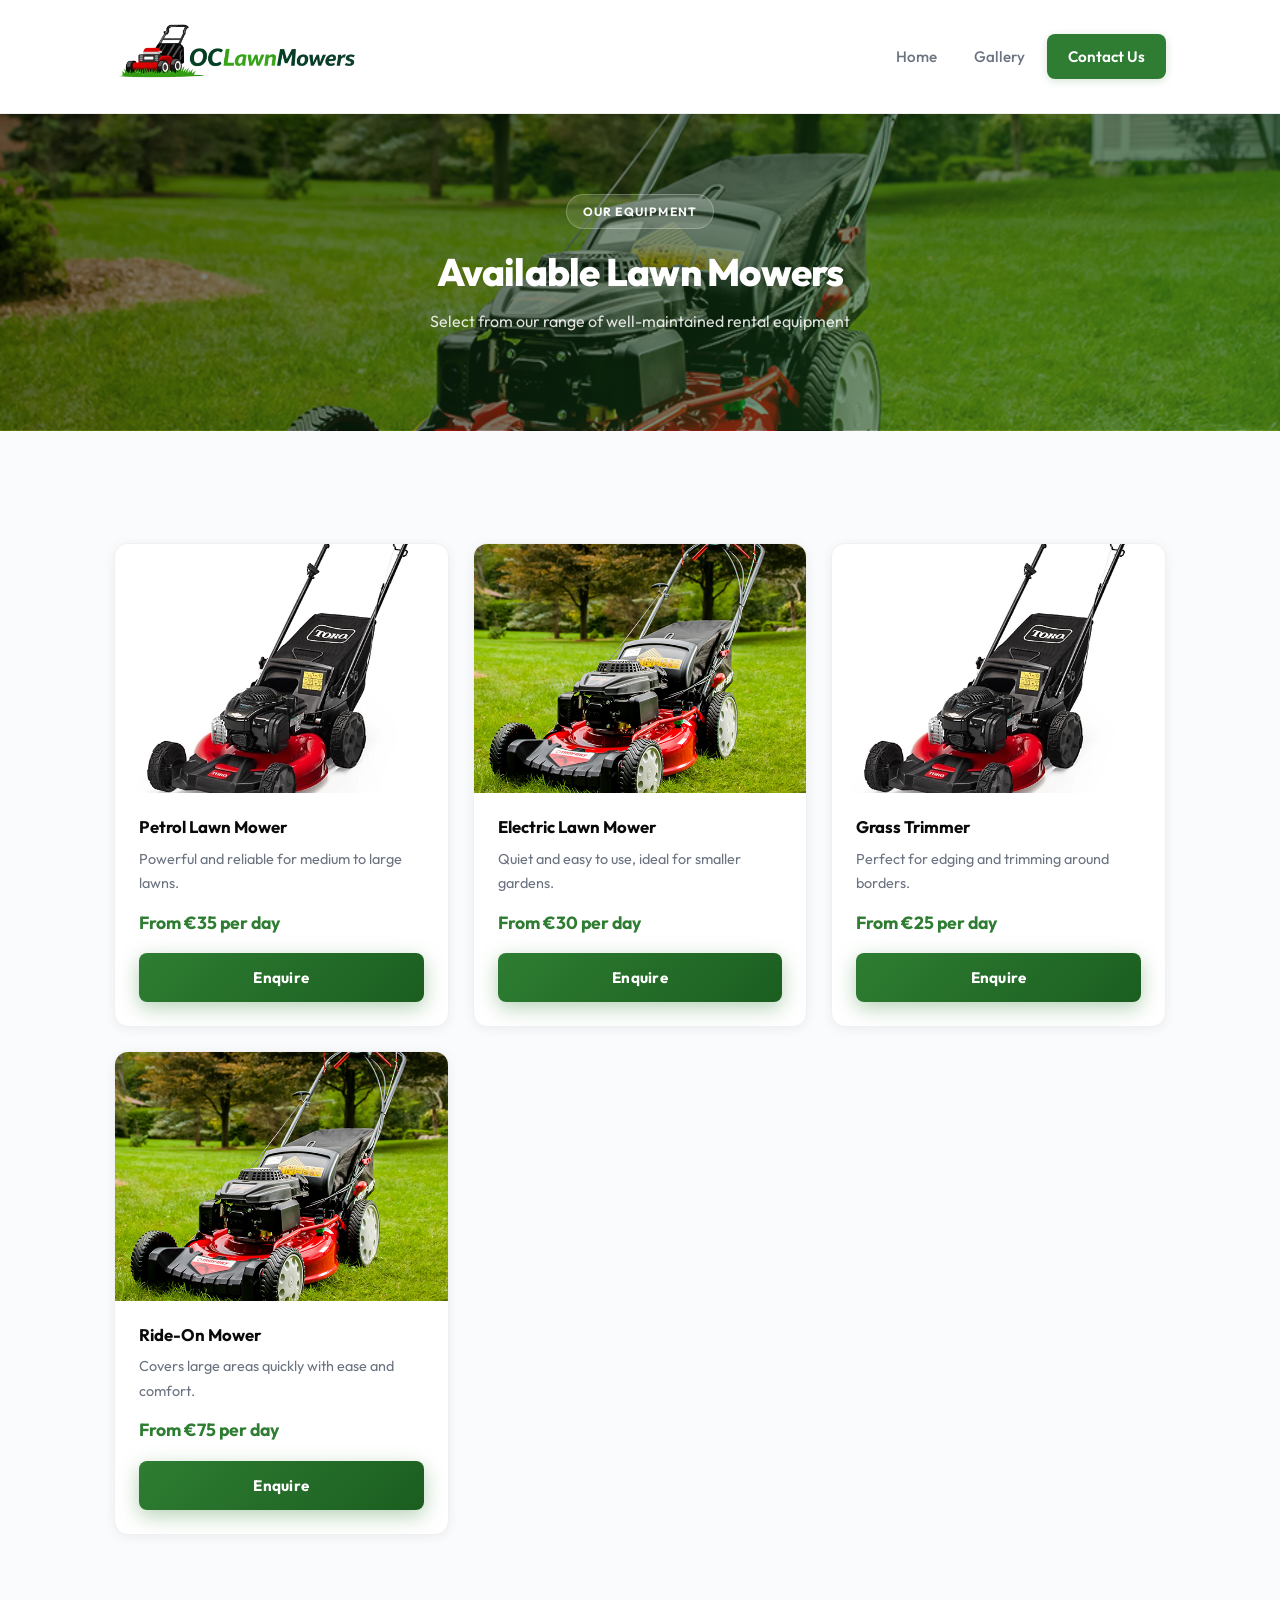
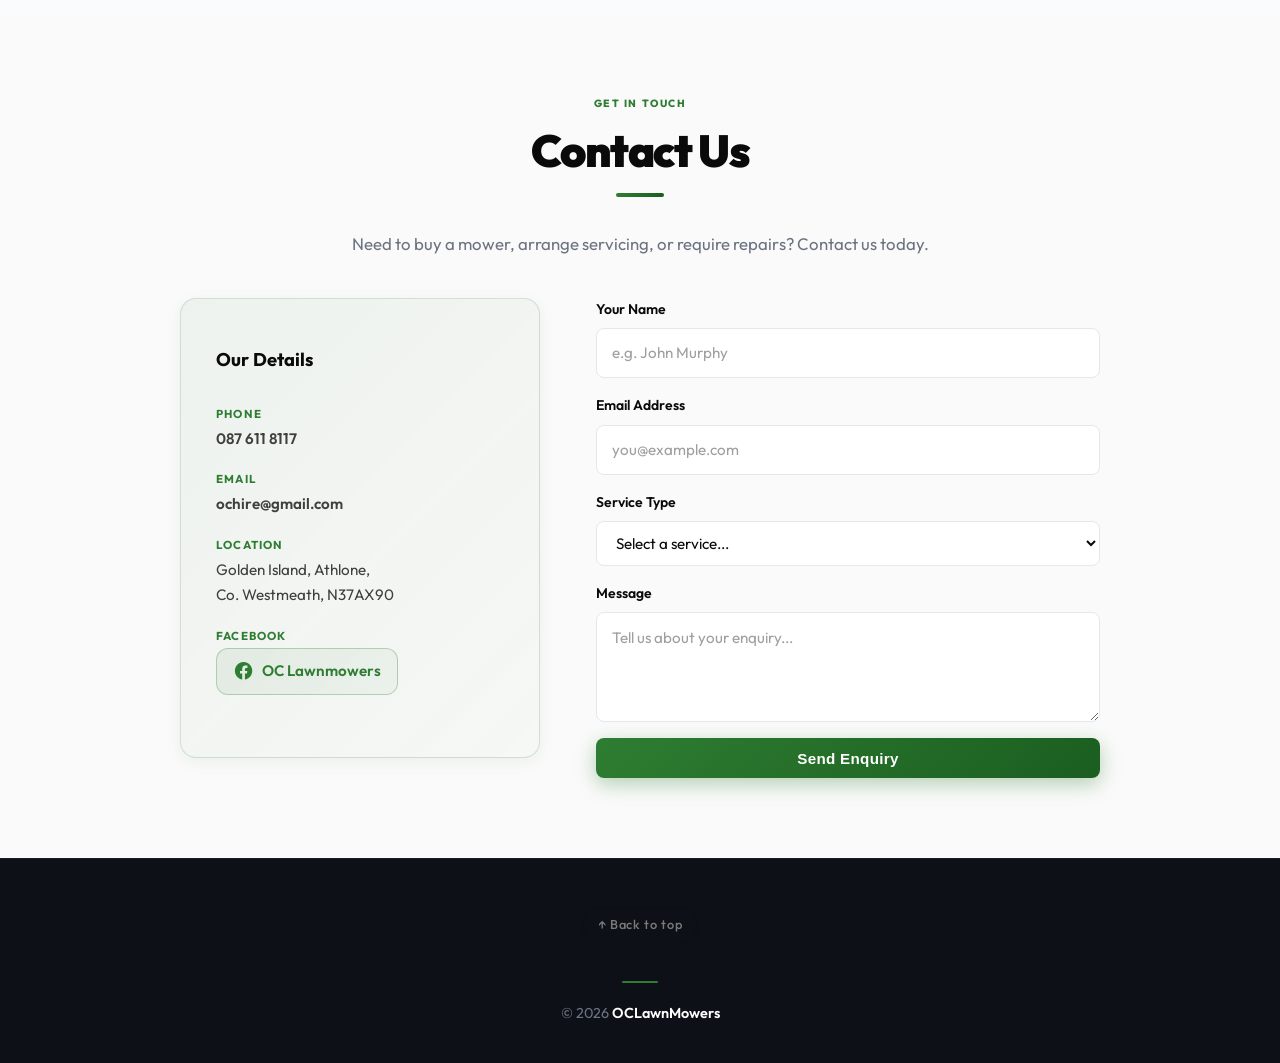
<file: rentals.html>
<!DOCTYPE html>
<html lang="en">
  <head>
    <meta charset="UTF-8" />
    <meta name="viewport" content="width=device-width, initial-scale=1.0" />
    <title>Rentals | OC Lawn Mowers</title>
    <meta name="description" content="Rent professional lawn mowers in Ireland. OC Lawn Mowers offers reliable equipment rentals for all your lawn care needs." />
    <link rel="icon" type="image/png" href="images/logo2.png" />
    <!-- Open Graph / Facebook -->
    <meta property="og:type" content="website" />
    <meta property="og:url" content="https://www.oclawnmowers.com/rentals.html" />
    <meta property="og:title" content="Rentals | OC Lawn Mowers" />
    <meta property="og:description" content="Rent professional lawn mowers in Ireland. OC Lawn Mowers offers reliable equipment rentals for all your lawn care needs." />
    <meta property="og:image" content="https://www.oclawnmowers.com/images/logo2.png" />
    <meta property="og:image:width" content="200" />
    <meta property="og:image:height" content="200" />
    <!-- Twitter -->
    <meta property="twitter:card" content="summary" />
    <meta property="twitter:url" content="https://www.oclawnmowers.com/rentals.html" />
    <meta property="twitter:title" content="Rentals | OC Lawn Mowers" />
    <meta property="twitter:description" content="Rent professional lawn mowers in Ireland. Reliable equipment rentals for all your lawn care needs." />
    <meta property="twitter:image" content="https://www.oclawnmowers.com/images/logo2.png" />
    <!-- Schema.org structured data -->
    <script type="application/ld+json">
    {
      "@context": "https://schema.org",
      "@type": "LocalBusiness",
      "name": "OC Lawn Mowers",
      "image": "https://www.oclawnmowers.com/images/logo2.png",
      "description": "Lawn mower rentals in Ireland",
      "url": "https://www.oclawnmowers.com/rentals.html",
      "address": {
        "@type": "PostalAddress",
        "addressCountry": "IE"
      },
      "areaServed": "IE"
    }
    </script>
    <link rel="preconnect" href="https://fonts.googleapis.com" />
    <link rel="preconnect" href="https://fonts.gstatic.com" crossorigin />
    <link href="https://fonts.googleapis.com/css2?family=Outfit:wght@400;500;600;700;800&display=swap" rel="stylesheet" />
    <link rel="stylesheet" href="style.css" />
    <link rel="stylesheet" href="https://unpkg.com/boxicons@2.1.4/css/boxicons.min.css" />
  </head>
  <body>
    <!-- NAV -->
    <nav class="top-nav">
      <div class="nav-container">
        <div class="logo">
          <a href="index.html"><img src="images/logo.png" alt="OCLawnMowers" /></a>
        </div>
        <div class="nav-links">
          <a href="index.html">Home</a>
          <a href="index.html#gallery">Gallery</a>
          <a href="#contact" class="btn nav-btn">Contact Us</a>
        </div>
        <button class="hamburger" aria-label="Toggle menu">
          <span></span>
          <span></span>
          <span></span>
        </button>
      </div>
    </nav>

    <!-- PAGE HEADER -->
    <section class="page-header">
      <span class="hero-badge">Our Equipment</span>
      <h1>Available Lawn Mowers</h1>
      <p>Select from our range of well-maintained rental equipment</p>
    </section>

    <!-- RENTAL GRID -->
    <section class="section">
      <div class="grid rentals-grid">
        <div class="card rental-card">
          <img src="images/2.jpg" alt="Petrol Lawn Mower" />
          <div class="rental-card-body">
            <h3>Petrol Lawn Mower</h3>
            <p class="rental-card-desc">Powerful and reliable for medium to large lawns.</p>
            <p class="rental-price">From €35 per day</p>
            <a href="#contact" class="btn primary full">Enquire</a>
          </div>
        </div>

        <div class="card rental-card">
          <img src="images/1.jpg" alt="Electric Lawn Mower" />
          <div class="rental-card-body">
            <h3>Electric Lawn Mower</h3>
            <p class="rental-card-desc">Quiet and easy to use, ideal for smaller gardens.</p>
            <p class="rental-price">From €30 per day</p>
            <a href="#contact" class="btn primary full">Enquire</a>
          </div>
        </div>

        <div class="card rental-card">
          <img src="images/2.jpg" alt="Grass Trimmer" />
          <div class="rental-card-body">
            <h3>Grass Trimmer</h3>
            <p class="rental-card-desc">Perfect for edging and trimming around borders.</p>
            <p class="rental-price">From €25 per day</p>
            <a href="#contact" class="btn primary full">Enquire</a>
          </div>
        </div>

        <div class="card rental-card">
          <img src="images/1.jpg" alt="Ride-On Mower" />
          <div class="rental-card-body">
            <h3>Ride-On Mower</h3>
            <p class="rental-card-desc">Covers large areas quickly with ease and comfort.</p>
            <p class="rental-price">From €75 per day</p>
            <a href="#contact" class="btn primary full">Enquire</a>
          </div>
        </div>
      </div>
    </section>

    <!-- CONTACT -->
    <div class="bg-light">
      <section class="section" id="contact">
        <span class="section-label">Get In Touch</span>
        <h2>Contact Us</h2>
        <div class="section-divider"></div>
        <p class="section-text">
          Need to buy a mower, arrange servicing, or require repairs? Contact us today.
        </p>

        <div class="contact-grid">
          <div class="contact-info-block">
            <h3>Our Details</h3>
            <div class="contact-info-item">
              <strong>Phone</strong>
              <span><a href="tel:0876118117" style="color:inherit;text-decoration:none;">087 611 8117</a></span>
            </div>
            <div class="contact-info-item">
              <strong>Email</strong>
              <span><a href="mailto:ochire@gmail.com" style="color:inherit;text-decoration:none;">ochire@gmail.com</a></span>
            </div>
            <div class="contact-info-item">
              <strong>Location</strong>
              <span>Golden Island, Athlone,<br>Co. Westmeath, N37AX90</span>
            </div>
            <div class="contact-info-item">
              <strong>Facebook</strong>
              <span><a href="https://www.facebook.com/p/OC-Lawnmowers-100057313306274/" target="_blank" rel="noopener noreferrer" class="social-link"><i class='bx bxl-facebook-circle'></i> OC Lawnmowers</a></span>
            </div>
          </div>

          <form class="contact-form" action="https://formspree.io/f/mqenpzbr" method="post">
            <div class="form-group">
              <label for="name">Your Name</label>
              <input type="text" id="name" name="name" placeholder="e.g. John Murphy" required />
            </div>
            <div class="form-group">
              <label for="email">Email Address</label>
              <input type="email" id="email" name="email" placeholder="you@example.com" required />
            </div>
            <div class="form-group">
              <label for="service">Service Type</label>
              <select id="service" name="service">
                <option value="">Select a service...</option>
                <option>Equipment Sales</option>
                <option>Professional Servicing</option>
                <option>Repairs</option>
              </select>
            </div>
            <div class="form-group">
              <label for="message">Message</label>
              <textarea id="message" name="message" placeholder="Tell us about your enquiry..."></textarea>
            </div>
            <button type="submit" class="btn primary">Send Enquiry</button>
          </form>
        </div>
      </section>
    </div>

    <!-- FOOTER -->
    <footer class="footer">
      <a href="#" class="footer-top-link">↑ Back to top</a>
      <div class="footer-divider"></div>
      <p>© 2026 <strong>OCLawnMowers</strong></p>
    </footer>

    <script src="script.js"></script>
  </body>
</html>
</file>
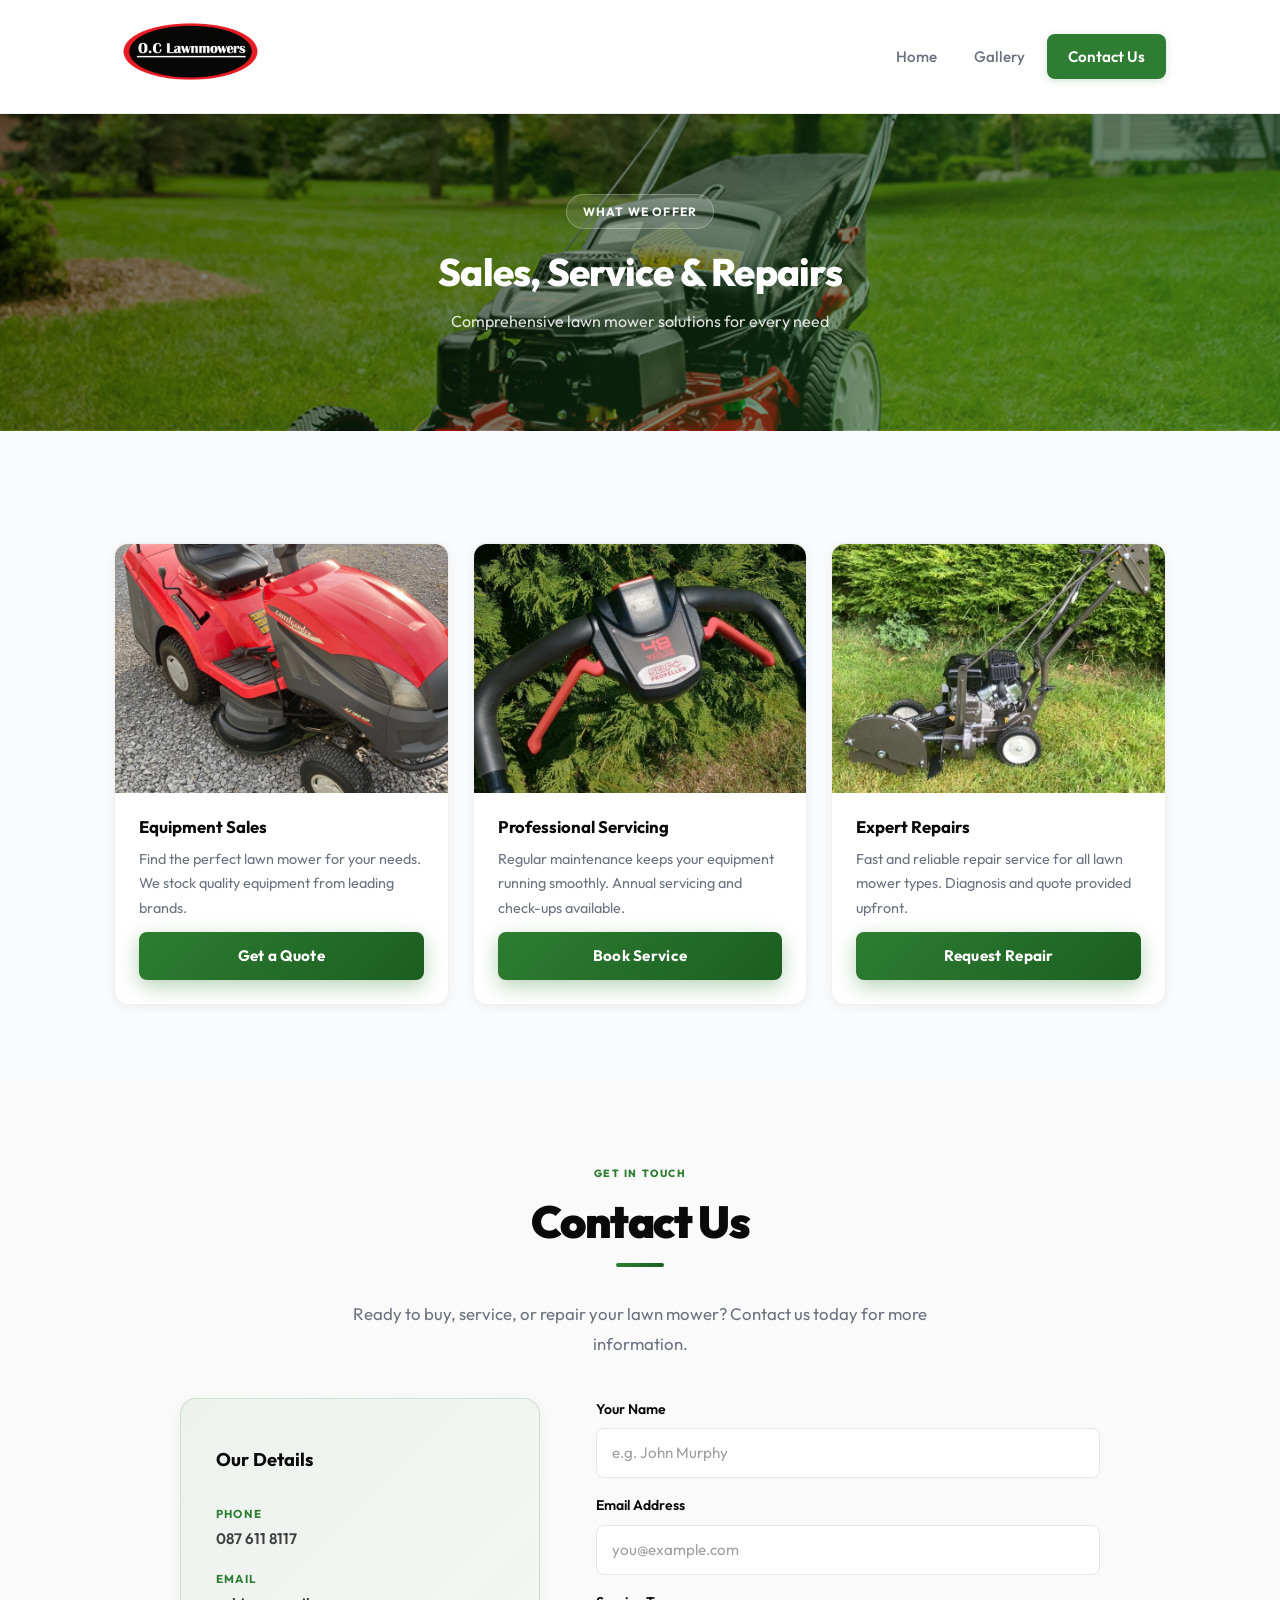
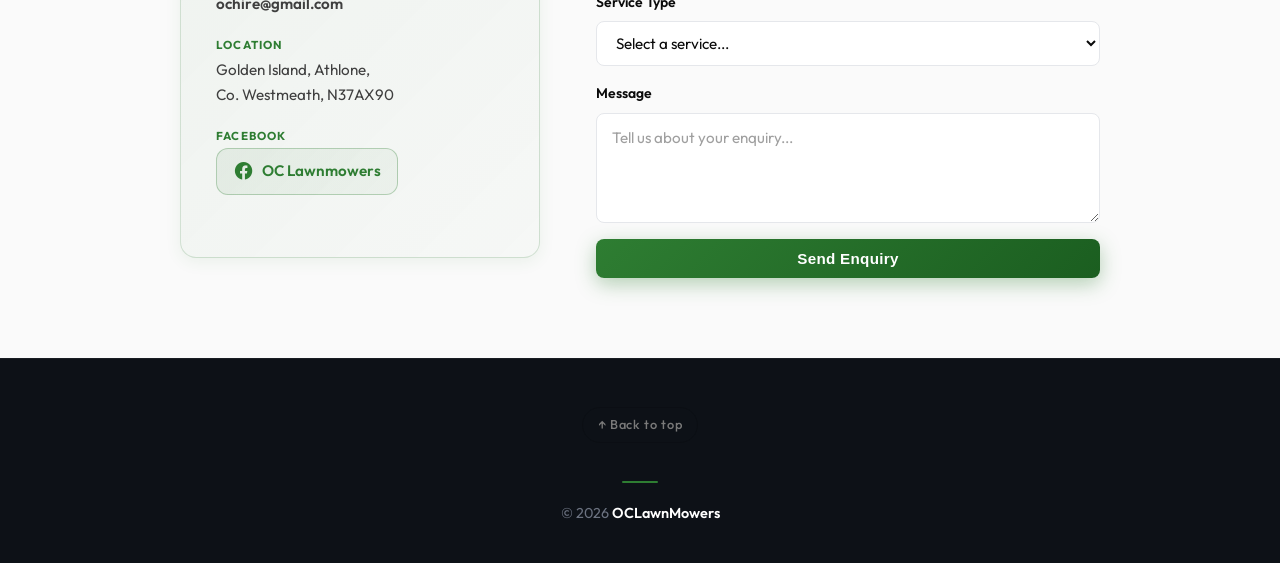
<file: services.html>
<!DOCTYPE html>
<html lang="en">
  <head>
    <meta charset="UTF-8" />
    <meta name="viewport" content="width=device-width, initial-scale=1.0" />
    <title>Services | OC Lawn Mowers</title>
    <meta name="description" content="Professional lawn mower services in Ireland. Sales, maintenance, and expert repairs for all types of lawn mowers." />
    <link rel="icon" type="image/png" href="images/logo2.png" />
    <!-- Open Graph / Facebook -->
    <meta property="og:type" content="website" />
    <meta property="og:url" content="https://www.oclawnmowers.com/services.html" />
    <meta property="og:title" content="Services | OC Lawn Mowers" />
    <meta property="og:description" content="Professional lawn mower services in Ireland. Sales, maintenance, and expert repairs for all types of lawn mowers." />
    <meta property="og:image" content="https://www.oclawnmowers.com/images/logo2.png" />
    <meta property="og:image:width" content="200" />
    <meta property="og:image:height" content="200" />
    <!-- Twitter -->
    <meta property="twitter:card" content="summary" />
    <meta property="twitter:url" content="https://www.oclawnmowers.com/services.html" />
    <meta property="twitter:title" content="Services | OC Lawn Mowers" />
    <meta property="twitter:description" content="Professional lawn mower services in Ireland. Sales, maintenance, and expert repairs." />
    <meta property="twitter:image" content="https://www.oclawnmowers.com/images/logo2.png" />
    <!-- Schema.org structured data -->
    <script type="application/ld+json">
    {
      "@context": "https://schema.org",
      "@type": "LocalBusiness",
      "name": "OC Lawn Mowers",
      "image": "https://www.oclawnmowers.com/images/logo2.png",
      "description": "Professional lawn mower services in Ireland",
      "url": "https://www.oclawnmowers.com/services.html",
      "address": {
        "@type": "PostalAddress",
        "addressCountry": "IE"
      },
      "areaServed": "IE"
    }
    </script>
    <link rel="preconnect" href="https://fonts.googleapis.com" />
    <link rel="preconnect" href="https://fonts.gstatic.com" crossorigin />
    <link href="https://fonts.googleapis.com/css2?family=Outfit:wght@400;500;600;700;800&display=swap" rel="stylesheet" />
    <link rel="stylesheet" href="style.css" />
    <link rel="stylesheet" href="https://unpkg.com/boxicons@2.1.4/css/boxicons.min.css" />
  </head>
  <body>
    <!-- NAV -->
    <nav class="top-nav">
      <div class="nav-container">
        <div class="logo">
          <a href="index.html"><img src="images/logo2.png" alt="OCLawnMowers" /></a>
        </div>
        <div class="nav-links">
          <a href="index.html">Home</a>
          <a href="index.html#gallery">Gallery</a>
          <a href="#contact" class="btn nav-btn">Contact Us</a>
        </div>
        <button class="hamburger" aria-label="Toggle menu">
          <span></span>
          <span></span>
          <span></span>
        </button>
      </div>
    </nav>

    <!-- PAGE HEADER -->
    <section class="page-header">
      <span class="hero-badge">What We Offer</span>
      <h1>Sales, Service & Repairs</h1>
      <p>Comprehensive lawn mower solutions for every need</p>
    </section>

    <!-- SERVICES GRID -->
    <section class="section">
      <div class="grid rentals-grid">
        <div class="card rental-card">
          <img src="images/gallery2.jpg" alt="Equipment Sales" />
          <div class="rental-card-body">
            <h3>Equipment Sales</h3>
            <p class="rental-card-desc">Find the perfect lawn mower for your needs. We stock quality equipment from leading brands.</p>
            <a href="#contact" class="btn primary full">Get a Quote</a>
          </div>
        </div>

        <div class="card rental-card">
          <img src="images/gallery3.jpg" alt="Professional Servicing" />
          <div class="rental-card-body">
            <h3>Professional Servicing</h3>
            <p class="rental-card-desc">Regular maintenance keeps your equipment running smoothly. Annual servicing and check-ups available.</p>
            <a href="#contact" class="btn primary full">Book Service</a>
          </div>
        </div>

        <div class="card rental-card">
          <img src="images/gallery5.jpg" alt="Expert Repairs" />
          <div class="rental-card-body">
            <h3>Expert Repairs</h3>
            <p class="rental-card-desc">Fast and reliable repair service for all lawn mower types. Diagnosis and quote provided upfront.</p>
            <a href="#contact" class="btn primary full">Request Repair</a>
          </div>
        </div>
      </div>
    </section>

    <!-- CONTACT -->
    <div class="bg-light">
      <section class="section" id="contact">
        <span class="section-label">Get In Touch</span>
        <h2>Contact Us</h2>
        <div class="section-divider"></div>
        <p class="section-text">
          Ready to buy, service, or repair your lawn mower? Contact us today for more information.
        </p>

        <div class="contact-grid">
          <div class="contact-info-block">
            <h3>Our Details</h3>
            <div class="contact-info-item">
              <strong>Phone</strong>
              <span><a href="tel:0876118117" style="color:inherit;text-decoration:none;">087 611 8117</a></span>
            </div>
            <div class="contact-info-item">
              <strong>Email</strong>
              <span><a href="mailto:ochire@gmail.com" style="color:inherit;text-decoration:none;">ochire@gmail.com</a></span>
            </div>
            <div class="contact-info-item">
              <strong>Location</strong>
              <span>Golden Island, Athlone,<br>Co. Westmeath, N37AX90</span>
            </div>
            <div class="contact-info-item">
            <strong>Facebook</strong>
            <span><a href="https://www.facebook.com/p/OC-Lawnmowers-100057313306274/" target="_blank" rel="noopener noreferrer" class="social-link"><i class='bx bxl-facebook-circle'></i> OC Lawnmowers</a></span>
          </div>
          </div>

          <form class="contact-form" action="https://formspree.io/f/mqenpzbr" method="post">
            <div class="form-group">
              <label for="name">Your Name</label>
              <input type="text" id="name" name="name" placeholder="e.g. John Murphy" required />
            </div>
            <div class="form-group">
              <label for="email">Email Address</label>
              <input type="email" id="email" name="email" placeholder="you@example.com" required />
            </div>
            <div class="form-group">
              <label for="service">Service Type</label>
              <select id="service" name="service">
                <option value="">Select a service...</option>
                <option>Equipment Sales</option>
                <option>Professional Servicing</option>
                <option>Repairs</option>
              </select>
            </div>
            <div class="form-group">
              <label for="message">Message</label>
              <textarea id="message" name="message" placeholder="Tell us about your enquiry..."></textarea>
            </div>
            <button type="submit" class="btn primary">Send Enquiry</button>
          </form>
        </div>
      </section>
    </div>

    <!-- FOOTER -->
    <footer class="footer">
      <a href="#" class="footer-top-link">↑ Back to top</a>
      <div class="footer-divider"></div>
      <p>© 2026 <strong>OCLawnMowers</strong></p>
    </footer>

    <script src="script.js"></script>
  </body>
</html>
</file>
<file: style.css>
/* =========================
   RESET & BASE
========================= */
* {
  margin: 0;
  padding: 0;
  box-sizing: border-box;
}

html {
  scroll-behavior: smooth;
}

body {
  font-family: 'Outfit', -apple-system, BlinkMacSystemFont, 'Segoe UI', Roboto, sans-serif;
  color: #1a1a1a;
  line-height: 1.7;
  background: #fafbfc;
  -webkit-font-smoothing: antialiased;
  -moz-osx-font-smoothing: grayscale;
}

/* =========================
   VARIABLES
========================= */
:root {
  --green: #2e7d32;
  --green-dark: #1b5e20;
  --green-light: #f0f7f0;
  --dark: #0a0a0a;
  --body: #3f3f3f;
  --gray: #6b7280;
  --light: #fafafa;
  --border: #e5e7eb;
  --radius: 12px;
  --shadow: 0 2px 8px rgba(0, 0, 0, 0.05);
  --shadow-lg: 0 8px 16px rgba(0, 0, 0, 0.08);
}

/* =========================
   NAVIGATION
========================= */
.top-nav {
  background: rgba(255, 255, 255, 0.97);
  backdrop-filter: blur(12px);
  -webkit-backdrop-filter: blur(12px);
  border-bottom: 1px solid rgba(0, 0, 0, 0.06);
  position: sticky;
  top: 0;
  z-index: 100;
  box-shadow: 0 2px 8px rgba(0, 0, 0, 0.04);
}

.nav-container {
  max-width: 1100px;
  margin: auto;
  padding: 1rem 1.5rem;
  display: flex;
  justify-content: space-between;
  align-items: center;
  position: relative;
}

.logo {
  font-size: 1.15rem;
  font-weight: 800;
  color: var(--dark);
  letter-spacing: -0.5px;
}

.logo img {
  height: 72px;
  width: auto;
}

.nav-links {
  display: flex;
  align-items: center;
  gap: 0.5rem;
}

.nav-links a {
  text-decoration: none;
  color: var(--gray);
  font-weight: 500;
  font-size: 0.95rem;
  padding: 0.5rem 0.9rem;
  border-radius: 6px;
  transition: color 0.2s, background 0.2s;
}

.nav-links a:not(.nav-btn):hover {
  color: var(--dark);
  background: var(--light);
}

.nav-links a.nav-btn {
  color: #ffffff;
  background: var(--green);
  padding: 0.6rem 1.3rem;
  border-radius: 8px;
  font-weight: 600;
  box-shadow: 0 2px 8px rgba(46, 125, 50, 0.2);
}

.nav-links a.nav-btn:hover {
  background: var(--green-dark);
  color: #ffffff;
  transform: translateY(-1px);
  box-shadow: 0 4px 12px rgba(46, 125, 50, 0.25);
}

/* =========================
   BUTTONS
========================= */
.btn {
  padding: 0.7rem 1.5rem;
  border-radius: 8px;
  font-weight: 600;
  font-size: 0.95rem;
  text-decoration: none;
  display: inline-block;
  border: none;
  cursor: pointer;
  transition: all 0.2s ease;
}

.btn.primary {
  background: linear-gradient(135deg, var(--green), var(--green-dark));
  color: #ffffff;
  box-shadow: 0 6px 20px rgba(46, 125, 50, 0.35);
  font-weight: 700;
  letter-spacing: 0.3px;
}

.btn.secondary {
  background: transparent;
  color: #ffffff;
  border: 2px solid rgba(255, 255, 255, 0.8);
  backdrop-filter: blur(4px);
}

.nav-btn {
  background: var(--green);
  color: #ffffff;
}

.btn.primary:hover,
.nav-btn:hover {
  background: linear-gradient(135deg, #388e3c, var(--green-dark));
  transform: translateY(-2px);
  box-shadow: 0 8px 28px rgba(46, 125, 50, 0.4);
}

.btn.secondary:hover {
  background: rgba(255, 255, 255, 0.15);
  border-color: #ffffff;
  transform: translateY(-1px);
}

/* =========================
   HERO
========================= */
.hero {
  background-color: #1b5e20;
  background-image: linear-gradient(135deg, rgba(0, 0, 0, 0.5) 0%, rgba(27, 94, 32, 0.6) 100%),
    url("./images/1.jpg");
  background-size: cover;
  background-position: center;
  background-repeat: no-repeat;
  color: white;
  padding: 8rem 1.5rem 9rem;
  position: relative;
  min-height: 500px;
}

.hero-content {
  max-width: 760px;
  margin: auto;
  text-align: center;
  position: relative;
  z-index: 2;
}

.hero-badge {
  display: inline-block;
  background: rgba(255, 255, 255, 0.12);
  border: 1px solid rgba(255, 255, 255, 0.25);
  color: rgba(255, 255, 255, 0.95) !important;
  font-size: 0.75rem;
  font-weight: 700;
  letter-spacing: 0.1em;
  text-transform: uppercase;
  padding: 0.4rem 1rem;
  border-radius: 100px;
  margin-bottom: 1.5rem;
}

.hero h1 {
  font-size: 3.5rem;
  font-weight: 900;
  line-height: 1.15;
  margin-bottom: 1.5rem;
  letter-spacing: -0.035em;
  color: #ffffff !important;
}

.hero p {
  font-size: 1.2rem;
  margin-bottom: 2.5rem;
  color: rgba(255, 255, 255, 0.9) !important;
  max-width: 580px;
  margin-left: auto;
  margin-right: auto;
  font-weight: 400;
  line-height: 1.8;
}

.hero-actions {
  display: flex;
  justify-content: center;
  gap: 1rem;
  flex-wrap: wrap;
}

/* =========================
   SECTIONS
========================= */
.section {
  padding: 5rem 1.5rem;
  max-width: 1100px;
  margin: auto;
}

.section h2 {
  text-align: center;
  font-size: 2.8rem;
  font-weight: 900;
  color: var(--dark);
  margin-bottom: 0.5rem;
  letter-spacing: -0.035em;
  line-height: 1.15;
}

.section-label {
  display: block;
  text-align: center;
  font-size: 0.65rem;
  font-weight: 800;
  letter-spacing: 0.15em;
  text-transform: uppercase;
  color: var(--green);
  margin-bottom: 0.8rem;
}

.section-divider {
  width: 48px;
  height: 4px;
  background: linear-gradient(90deg, var(--green), var(--green-dark));
  border-radius: 2px;
  margin: 1rem auto 2rem;
}

.section-text {
  max-width: 620px;
  margin: 0 auto;
  text-align: center;
  color: var(--gray);
  font-size: 1.05rem;
  line-height: 1.75;
}

/* =========================
   ABOUT SECTION
========================= */
.about-inner {
  display: grid;
  grid-template-columns: 1fr 1fr;
  gap: 5rem;
  align-items: center;
  margin-top: 3.5rem;
}

.about-text p {
  color: #555;
  font-size: 1.1rem;
  margin-bottom: 1.5rem;
  line-height: 1.85;
  font-weight: 400;
}

.about-image img {
  width: 100%;
  border-radius: 18px;
  display: block;
  box-shadow: 0 20px 50px rgba(0, 0, 0, 0.15);
  aspect-ratio: 4 / 3;
  object-fit: cover;
  border: 1px solid rgba(46, 125, 50, 0.12);
  transition: all 0.4s ease;
}

.about-image:hover img {
  transform: scale(1.01);
  box-shadow: 0 20px 50px rgba(46, 125, 50, 0.15);
}

/* =========================
   GRID & CARDS
========================= */
.grid {
  display: grid;
  grid-template-columns: repeat(auto-fit, minmax(240px, 1fr));
  gap: 1.5rem;
  margin-top: 2rem;
}

.card {
  background: #ffffff;
  padding: 2rem;
  border-radius: 14px;
  box-shadow: 0 2px 12px rgba(0, 0, 0, 0.06);
  border: 1px solid #f0f0f0;
  transition: all 0.3s ease;
}

.card:hover {
  transform: translateY(-2px);
  box-shadow: 0 8px 24px rgba(0, 0, 0, 0.12);
  border-color: rgba(46, 125, 50, 0.15);
}

.card h3 {
  margin-bottom: 0.75rem;
  color: var(--dark);
  font-weight: 700;
  font-size: 1.1rem;
}

/* =========================
   WHY CHOOSE CARDS
========================= */
.why-grid {
  display: grid;
  grid-template-columns: repeat(4, 1fr);
  gap: 1.5rem;
  margin-top: 2.5rem;
}

.why-card {
  text-align: center;
  padding: 2.5rem 2rem;
  background: #ffffff;
  border: 1.5px solid #f0f0f0;
  border-radius: 14px;
  box-shadow: 0 2px 12px rgba(0, 0, 0, 0.05);
  transition: all 0.3s ease;
}

.why-icon-wrap {
  width: 80px;
  height: 80px;
  background: linear-gradient(135deg, rgba(46, 125, 50, 0.08), rgba(46, 125, 50, 0.04));
  border: 2px solid rgba(46, 125, 50, 0.2);
  border-radius: 16px;
  display: flex;
  align-items: center;
  justify-content: center;
  margin: 0 auto 1.5rem;
  transition: all 0.3s ease;
}

.why-card i {
  font-size: 2rem;
  color: var(--green);
  line-height: 1;
}

.why-card p {
  font-weight: 600;
  color: var(--dark);
  font-size: 1rem;
  line-height: 1.5;
}

.why-card:hover {
  transform: translateY(-6px);
  box-shadow: 0 16px 40px rgba(46, 125, 50, 0.2);
  border-color: rgba(46, 125, 50, 0.3);
}

.why-card:hover .why-icon-wrap {
  background: linear-gradient(135deg, rgba(46, 125, 50, 0.2), rgba(46, 125, 50, 0.1));
  border-color: var(--green);
  transform: scale(1.12) rotate(2deg);
}

/* =========================
   GOOGLE REVIEWS
========================= */
.reviews-section {
  padding-top: 1rem;
}

.reviews-summary {
  margin-top: 2.2rem;
  display: grid;
  grid-template-columns: auto 1fr auto;
  align-items: center;
  gap: 1.25rem;
  border: 1.5px solid rgba(46, 125, 50, 0.16);
  background: linear-gradient(135deg, rgba(46, 125, 50, 0.06), rgba(255, 255, 255, 0.95));
}

.reviews-summary-stars,
.review-stars {
  display: inline-flex;
  align-items: center;
  gap: 0.18rem;
}

.reviews-summary-stars i,
.review-stars i {
  color: #f59e0b;
  font-size: 1.1rem;
}

.reviews-summary-meta {
  display: flex;
  flex-direction: column;
  gap: 0.1rem;
}

.reviews-summary-meta strong {
  color: var(--dark);
  font-size: 1.05rem;
  letter-spacing: -0.01em;
}

.reviews-summary-meta span {
  color: var(--gray);
  font-size: 0.92rem;
}

.reviews-summary-actions {
  display: flex;
  gap: 0.7rem;
}

.btn.secondary.review-secondary-btn {
  color: var(--green) !important;
  border: 1.5px solid rgba(46, 125, 50, 0.34);
  background: #ffffff;
  backdrop-filter: none;
  box-shadow: none;
}

.btn.secondary.review-secondary-btn:hover {
  background: var(--green-light);
  border-color: rgba(46, 125, 50, 0.72);
  color: var(--green-dark) !important;
  transform: translateY(-1px);
}

.btn.secondary.review-secondary-btn:focus-visible {
  outline: 2px solid rgba(46, 125, 50, 0.24);
  outline-offset: 2px;
}

.reviews-grid {
  display: grid;
  grid-template-columns: repeat(3, minmax(0, 1fr));
  gap: 1.2rem;
  margin-top: 1.2rem;
}

.review-card {
  padding: 1.4rem 1.3rem 1.2rem;
  border: 1px solid rgba(46, 125, 50, 0.1);
}

.review-text {
  margin-top: 0.65rem;
  color: var(--body);
  font-size: 0.98rem;
  line-height: 1.75;
}

.review-author {
  margin-top: 0.75rem;
  color: var(--dark);
  font-size: 0.88rem;
  font-weight: 700;
  letter-spacing: 0.01em;
}

/* =========================
   GALLERY
========================= */
.gallery-grid {
  display: grid;
  grid-template-columns: repeat(auto-fit, minmax(180px, 1fr));
  gap: 1rem;
  margin-top: 2rem;
}

.gallery-item {
  margin: 0;
  border-radius: 16px;
  overflow: hidden;
  background: #ffffff;
  border: 1px solid rgba(46, 125, 50, 0.08);
  box-shadow: 0 6px 20px rgba(0, 0, 0, 0.06);
  aspect-ratio: 1 / 1;
}

.gallery-item {
  cursor: zoom-in;
}

.gallery-item img {
  width: 100%;
  height: 100%;
  object-fit: cover;
  display: block;
  transition: transform 0.35s ease, filter 0.35s ease;
}

.gallery-item:hover img {
  transform: scale(1.05);
  filter: saturate(1.05) contrast(1.02);
}

.lightbox {
  position: fixed;
  inset: 0;
  background: rgba(10, 10, 10, 0.9);
  display: flex;
  align-items: center;
  justify-content: center;
  padding: 1.5rem;
  opacity: 0;
  visibility: hidden;
  pointer-events: none;
  transition: opacity 0.25s ease, visibility 0.25s ease;
  z-index: 500;
}

.lightbox.open {
  opacity: 1;
  visibility: visible;
  pointer-events: auto;
}

.lightbox-image {
  max-width: min(1100px, 95vw);
  max-height: 90vh;
  width: auto;
  height: auto;
  border-radius: 18px;
  box-shadow: 0 24px 80px rgba(0, 0, 0, 0.4);
  transform: scale(0.96);
  transition: transform 0.25s ease;
}

.lightbox.open .lightbox-image {
  transform: scale(1);
}

.lightbox-close {
  position: absolute;
  top: 1rem;
  right: 1rem;
  width: 44px;
  height: 44px;
  border-radius: 999px;
  border: 1px solid rgba(255, 255, 255, 0.2);
  background: rgba(255, 255, 255, 0.1);
  color: #ffffff;
  font-size: 2rem;
  line-height: 1;
  cursor: pointer;
  transition: all 0.2s ease;
}

.lightbox-close:hover {
  background: rgba(255, 255, 255, 0.18);
}

/* =========================
   FEATURES LIST
========================= */
.features {
  max-width: 600px;
  margin: auto;
  list-style: none;
}

.features li {
  text-align: center;
  padding: 0.5rem 0;
}

/* =========================
   CONTACT
========================= */
.contact {
  text-align: center;
  color: var(--gray);
}

.contact p {
  margin-bottom: 0.5rem;
}

/* =========================
   FOOTER
========================= */
.footer {
  background: var(--dark);
  color: #a0a0a0;
  text-align: center;
  padding: 4rem 1.5rem 2.5rem;
  font-size: 0.9rem;
  border-top: 1px solid rgba(255, 255, 255, 0.05);
}

.footer strong {
  color: #e8e8e8;
  font-weight: 600;
}

.footer p {
  margin-bottom: 0.5rem;
  line-height: 1.7;
}

.footer-divider {
  width: 40px;
  height: 2px;
  background: linear-gradient(90deg, var(--green), var(--green-dark));
  border-radius: 2px;
  margin: 1.5rem auto;
}

/* =========================
   RENTALS PAGE
========================= */
.page-header {
  text-align: center;
  padding: 5.5rem 1.5rem;
  background: linear-gradient(135deg, rgba(0, 0, 0, 0.65) 0%, rgba(27, 94, 32, 0.52) 100%),
    url("images/gallery23.jpg") center / cover no-repeat;
  color: #ffffff;
}

.page-header .hero-badge {
  margin-bottom: 1.1rem;
}

.page-header h1 {
  font-size: 2.6rem;
  font-weight: 800;
  margin-bottom: 0.65rem;
  color: #ffffff;
  letter-spacing: -0.025em;
}

.page-header p {
  color: rgba(255, 255, 255, 0.8);
  font-size: 1.05rem;
}

.filter-bar {
  display: flex;
  justify-content: center;
  gap: 0.6rem;
  padding: 2rem 1.5rem;
  flex-wrap: wrap;
}

.filter-bar button {
  padding: 0.45rem 1.1rem;
  border: 1.5px solid var(--border);
  background: #ffffff;
  border-radius: 100px;
  font-weight: 600;
  font-size: 0.875rem;
  cursor: pointer;
  color: var(--gray);
  transition: all 0.2s;
  font-family: inherit;
}

.filter-bar button:hover {
  border-color: var(--green);
  color: var(--green);
  background: var(--green-light);
}

.rentals-grid {
  grid-template-columns: repeat(auto-fill, minmax(260px, 1fr));
}

.rental-card {
  display: flex;
  flex-direction: column;
  padding: 0;
  overflow: hidden;
  transition: transform 0.25s ease, box-shadow 0.25s ease;
}

.rental-card:hover {
  transform: translateY(-5px);
  box-shadow: var(--shadow-lg);
}

.rental-card img {
  width: 100%;
  aspect-ratio: 4 / 3;
  object-fit: cover;
  display: block;
}

.rental-card-body {
  padding: 1.25rem 1.5rem 1.5rem;
  display: flex;
  flex-direction: column;
  flex: 1;
}

.rental-card h3 {
  font-size: 1.05rem;
  margin-bottom: 0.3rem;
}

.rental-card-desc {
  color: var(--gray);
  font-size: 0.9rem;
  margin-bottom: 0.75rem;
  flex: 1;
}

.rental-price {
  font-weight: 700;
  font-size: 1.1rem;
  color: var(--green);
  margin-bottom: 1rem;
}

.btn.full {
  width: 100%;
  text-align: center;
}

/* =========================
   BACKGROUND WRAPPERS
========================= */
.bg-light {
  background: var(--light);
}

/* =========================
   CONTACT FORM
========================= */
.contact-grid {
  display: grid;
  grid-template-columns: 1fr 1.4fr;
  gap: 3.5rem;
  max-width: 920px;
  margin: 2.5rem auto 0;
  text-align: left;
  align-items: start;
}

.contact-info-block {
  background: linear-gradient(135deg, rgba(46, 125, 50, 0.06), rgba(46, 125, 50, 0.02));
  border-radius: 16px;
  padding: 2.8rem 2.2rem;
  border: 1.5px solid rgba(46, 125, 50, 0.18);
  box-shadow: 0 4px 16px rgba(46, 125, 50, 0.08);
}

.contact-info-block h3 {
  color: var(--dark);
  font-size: 1.15rem;
  font-weight: 700;
  margin-bottom: 1.8rem;
}

.contact-info-item {
  display: flex;
  flex-direction: column;
  margin-bottom: 1.1rem;
}

.contact-info-item strong {
  font-size: 0.72rem;
  text-transform: uppercase;
  letter-spacing: 0.1em;
  color: var(--green);
  font-weight: 700;
  margin-bottom: 0.15rem;
}

.contact-info-item span {
  color: var(--body);
  font-size: 0.95rem;
}

.contact-info-item a {
  color: var(--green);
  text-decoration: underline;
  font-weight: 600;
  transition: all 0.2s ease;
}

.contact-info-item a:hover {
  color: var(--green-dark);
  text-decoration-thickness: 2px;
}

.social-link {
  display: inline-flex;
  align-items: center;
  gap: 0.5rem;
  padding: 0.6rem 1rem;
  background: linear-gradient(135deg, rgba(46, 125, 50, 0.08), rgba(46, 125, 50, 0.04));
  border: 1.5px solid rgba(46, 125, 50, 0.3);
  border-radius: 12px;
  color: var(--green) !important;
  text-decoration: none !important;
  font-weight: 600;
  transition: all 0.3s ease;
}

.social-link i {
  font-size: 1.3rem;
  color: var(--green);
}

.social-link:hover {
  background: linear-gradient(135deg, rgba(46, 125, 50, 0.15), rgba(46, 125, 50, 0.08));
  border-color: var(--green);
  color: var(--green-dark) !important;
  transform: translateY(-2px);
  box-shadow: 0 4px 12px rgba(46, 125, 50, 0.2);
}

.contact-form {
  display: flex;
  flex-direction: column;
  gap: 1rem;
}

.form-group {
  display: flex;
  flex-direction: column;
  gap: 0.4rem;
}

.form-group label {
  font-weight: 600;
  font-size: 0.875rem;
  color: var(--dark);
}

.form-group input,
.form-group textarea,
.form-group select {
  padding: 0.7rem 0.95rem;
  border: 1.5px solid var(--border);
  border-radius: 8px;
  font: inherit;
  font-size: 0.95rem;
  outline: none;
  transition: border-color 0.2s, box-shadow 0.2s;
  background: #fff;
  color: var(--dark);
}

.form-group input::placeholder,
.form-group textarea::placeholder {
  color: rgba(63, 63, 63, 0.5);
}

.form-group input:focus,
.form-group textarea:focus,
.form-group select:focus {
  border-color: var(--green);
  box-shadow: 0 0 0 3px rgba(46, 125, 50, 0.1);
}

.form-group textarea {
  resize: vertical;
  min-height: 110px;
}

@media (max-width: 768px) {
  .contact-grid {
    grid-template-columns: 1fr;
    gap: 2rem;
  }
}

/* =========================
   HAMBURGER MENU
========================= */
.hamburger {
  display: none;
  flex-direction: column;
  justify-content: center;
  gap: 5px;
  cursor: pointer;
  background: none;
  border: none;
  padding: 0.5rem;
  transition: all 0.2s ease;
}

.hamburger span {
  display: block;
  width: 24px;
  height: 2.5px;
  background: var(--dark);
  border-radius: 2px;
  transition: all 0.3s ease;
}

.hamburger.open span:nth-child(1) {
  transform: translateY(8px) rotate(45deg);
}

.hamburger.open span:nth-child(2) {
  opacity: 0;
  transform: translateX(-8px);
}

.hamburger.open span:nth-child(3) {
  transform: translateY(-8px) rotate(-45deg);
}

/* =========================
   FOOTER
========================= */
.footer {
  background: #0d1117;
  color: #6b7280;
  text-align: center;
  padding: 3rem 1.5rem 2rem;
  font-size: 0.9rem;
}

.footer strong {
  color: #ffffff;
}

.footer p {
  margin-bottom: 0.4rem;
}

.footer-divider {
  width: 36px;
  height: 2px;
  background: var(--green);
  border-radius: 2px;
  margin: 1.1rem auto;
}

.footer-top-link {
  display: inline-block;
  margin-bottom: 1.25rem;
  color: #7a7a7a;
  text-decoration: none;
  font-size: 0.8rem;
  transition: all 0.2s ease;
  border: 1px solid rgba(0, 0, 0, 0.15);
  padding: 0.4rem 0.9rem;
  border-radius: 100px;
  letter-spacing: 0.05em;
  font-weight: 500;
}

.footer-top-link:hover {
  color: #ffffff;
  border-color: var(--green);
  background: var(--green);
}

/* =========================
   PAGE HEADER (Rentals/Services)
========================= */
.page-header {
  text-align: center;
  padding: 5rem 1.5rem 6rem;
  background-color: #1b5e20;
  background-image: linear-gradient(135deg, rgba(0, 0, 0, 0.5) 0%, rgba(27, 94, 32, 0.6) 100%),
    url("./images/1.jpg");
  background-size: cover;
  background-position: center;
  background-repeat: no-repeat;
  color: #ffffff;
  position: relative;
}

.page-header .hero-badge {
  margin-bottom: 1.2rem;
}

.page-header h1 {
  font-size: 2.4rem;
  font-weight: 800;
  margin-bottom: 0.8rem;
  color: #ffffff;
  letter-spacing: -0.02em;
  line-height: 1.2;
}

.page-header p {
  color: rgba(255, 255, 255, 0.85);
  font-size: 1rem;
}

/* =========================
   RESPONSIVE
========================= */
@media (max-width: 900px) {
  .about-inner {
    grid-template-columns: 1fr;
    gap: 2.5rem;
  }

  .about-image {
    order: -1;
  }

  .gallery-grid {
    grid-template-columns: repeat(3, minmax(0, 1fr));
  }
}

@media (max-width: 768px) {
  .hero {
    padding: 5rem 1.25rem 5.5rem;
  }

  .hero h1 {
    font-size: 2rem;
    line-height: 1.3;
  }

  .hero p {
    font-size: 1rem;
  }

  .section {
    padding: 3.5rem 1.25rem;
  }

  .section h2 {
    font-size: 1.6rem;
  }

  .gallery-grid {
    grid-template-columns: repeat(3, minmax(0, 1fr));
    gap: 0.75rem;
  }

  .gallery-item {
    border-radius: 12px;
  }

  .hamburger {
    display: flex;
  }

  .nav-links {
    display: none;
    position: absolute;
    top: 100%;
    left: 0;
    right: 0;
    background: rgba(255, 255, 255, 0.98);
    backdrop-filter: blur(8px);
    padding: 1.5rem;
    flex-direction: column;
    align-items: stretch;
    gap: 0.5rem;
    border-bottom: 1px solid var(--border);
    box-shadow: 0 4px 12px rgba(0, 0, 0, 0.08);
    z-index: 99;
  }

  .nav-links a {
    width: 100%;
    padding: 0.6rem 0.8rem;
  }

  .logo img {
    height: 58px;
  }

  .nav-links.open {
    display: flex;
  }

  .page-header {
    padding: 4rem 1.25rem;
  }

  .page-header h1 {
    font-size: 1.8rem;
  }

  .why-grid {
    grid-template-columns: repeat(2, minmax(0, 1fr));
    gap: 1rem;
  }

  .why-card {
    padding: 2rem 1rem;
  }

  .why-icon-wrap {
    width: 72px;
    height: 72px;
    margin-bottom: 1.2rem;
  }

  .why-card i {
    font-size: 1.75rem;
  }

  .why-card p {
    font-size: 1rem;
    line-height: 1.45;
  }

  .reviews-summary {
    grid-template-columns: 1fr;
    text-align: center;
  }

  .reviews-summary-stars {
    justify-content: center;
  }

  .reviews-summary-actions {
    justify-content: center;
    flex-wrap: wrap;
  }

  .reviews-grid {
    grid-template-columns: 1fr;
  }
}

@media (min-width: 769px) and (max-width: 980px) {
  .reviews-grid {
    grid-template-columns: repeat(2, minmax(0, 1fr));
  }
}

/* =========================
   SCROLL ANIMATIONS
========================= */
.scroll-fade {
  opacity: 0;
  transform: translateY(20px);
  transition: opacity 0.5s ease, transform 0.5s ease;
}

.scroll-fade.visible {
  opacity: 1;
  transform: translateY(0);
}
</file>
